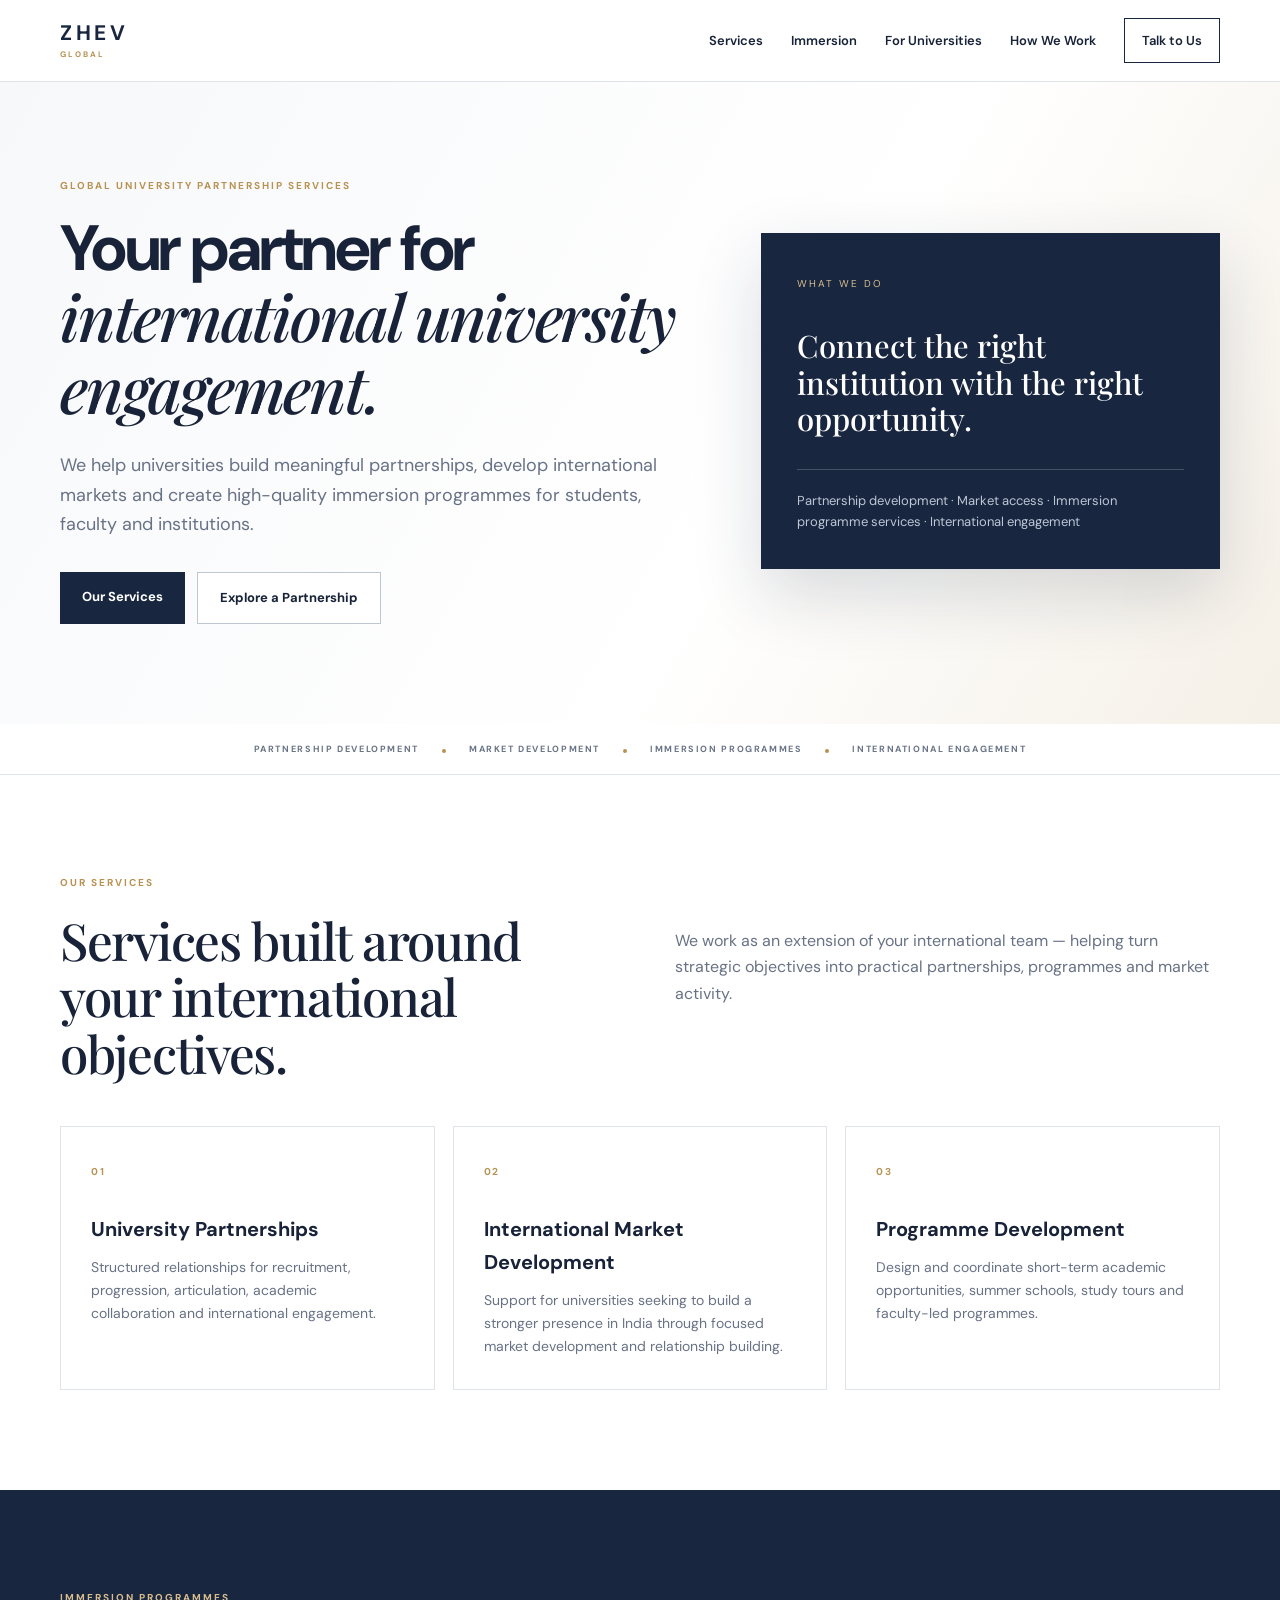
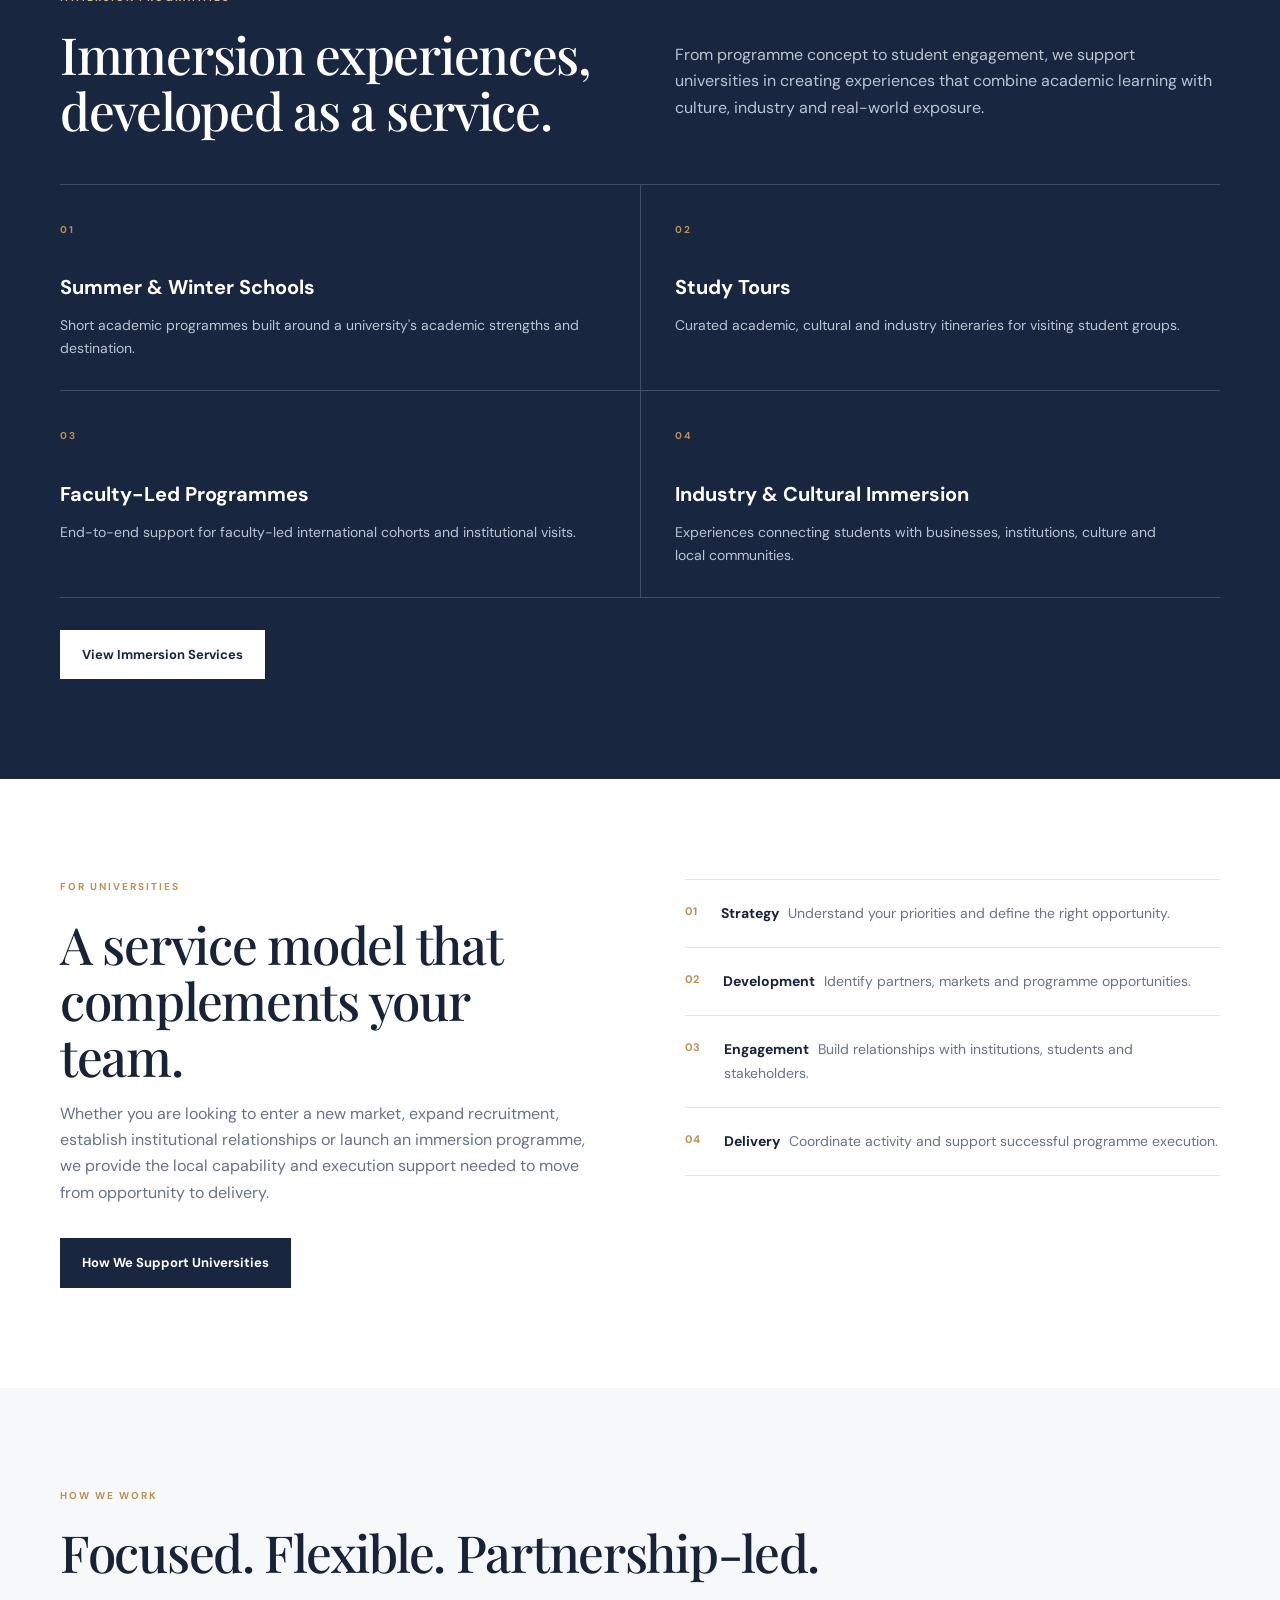
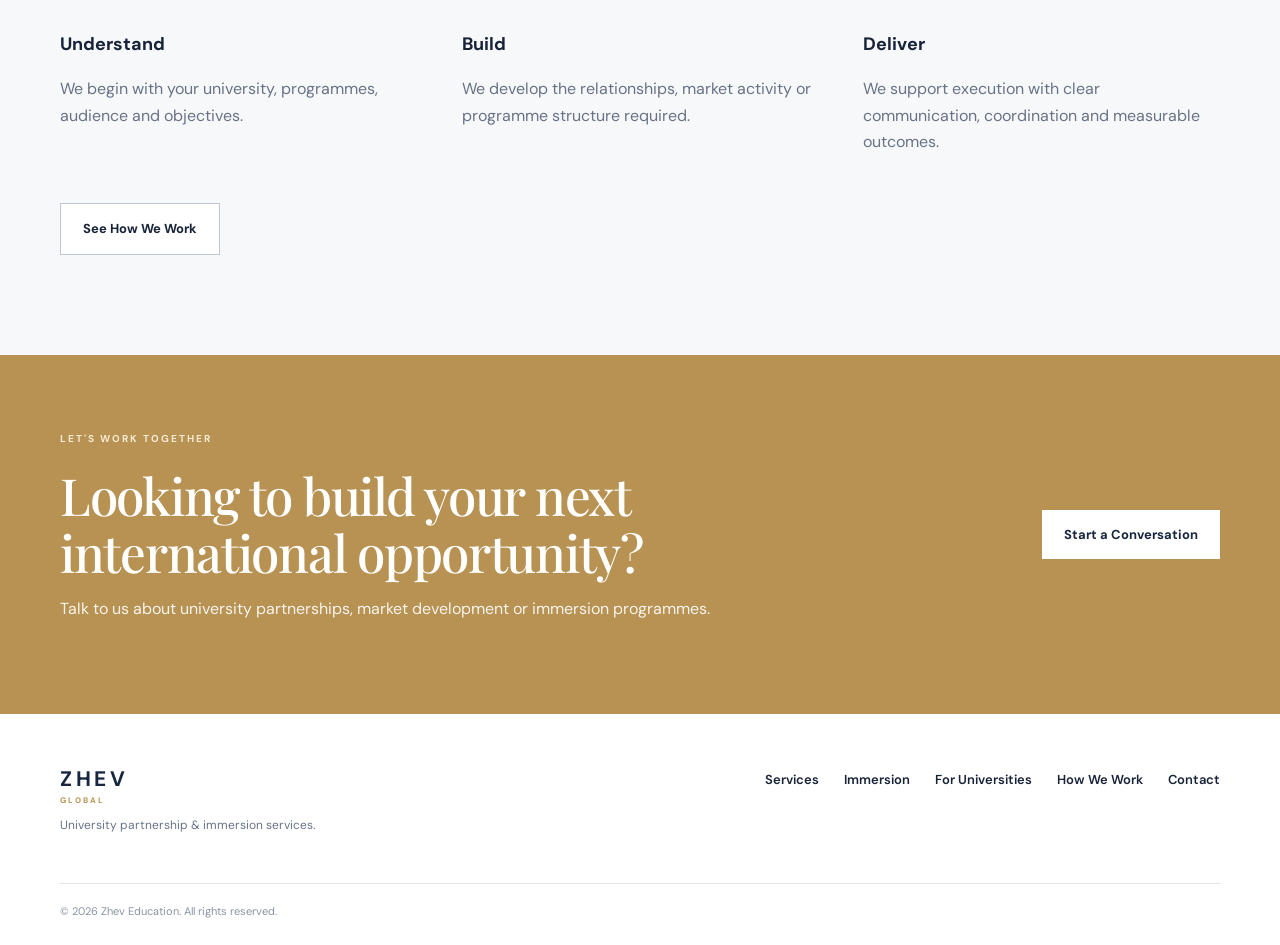
<file: index.html>
<!doctype html><html lang="en"><head><meta charset="utf-8"><meta name="viewport" content="width=device-width,initial-scale=1"><meta name="description" content="Zhev Global provides university partnership, international market development and immersion programme services."><link rel="stylesheet" href="style.css"><title>Zhev Global | University Partnership & Immersion Services</title></head><body><header><div class="wrap nav"><a class="logo" href="./"><b>ZHEV</b><span>GLOBAL</span></a><nav><a href="services">Services</a><a href="immersion">Immersion</a><a href="universities">For Universities</a><a href="process">How We Work</a><a class="contact" href="contact">Talk to Us</a></nav></div></header><main id="top"><section class="hero"><div class="wrap grid"><div><p class="eyebrow">GLOBAL UNIVERSITY PARTNERSHIP SERVICES</p><h1>Your partner for <em>international university engagement.</em></h1><p class="intro">We help universities build meaningful partnerships, develop international markets and create high-quality immersion programmes for students, faculty and institutions.</p><div class="buttons"><a class="btn primary" href="services">Our Services</a><a class="btn secondary" href="contact">Explore a Partnership</a></div></div><div class="statement"><span>WHAT WE DO</span><h2>Connect the right institution with the right opportunity.</h2><div class="line"></div><p>Partnership development · Market access · Immersion programme services · International engagement</p></div></div></section><section class="bar"><div class="wrap">PARTNERSHIP DEVELOPMENT <i></i> MARKET DEVELOPMENT <i></i> IMMERSION PROGRAMMES <i></i> INTERNATIONAL ENGAGEMENT</div></section><section class="section"><div class="wrap"><p class="eyebrow">OUR SERVICES</p><div class="heading"><h2>Services built around your international objectives.</h2><p>We work as an extension of your international team — helping turn strategic objectives into practical partnerships, programmes and market activity.</p></div><div class="cards"><article><small>01</small><h3>University Partnerships</h3><p>Structured relationships for recruitment, progression, articulation, academic collaboration and international engagement.</p></article><article><small>02</small><h3>International Market Development</h3><p>Support for universities seeking to build a stronger presence in India through focused market development and relationship building.</p></article><article><small>03</small><h3>Programme Development</h3><p>Design and coordinate short-term academic opportunities, summer schools, study tours and faculty-led programmes.</p></article></div></div></section><section class="section dark"><div class="wrap"><p class="eyebrow gold">IMMERSION PROGRAMMES</p><div class="heading"><h2>Immersion experiences, developed as a service.</h2><p>From programme concept to student engagement, we support universities in creating experiences that combine academic learning with culture, industry and real-world exposure.</p></div><div class="features"><div><small>01</small><h3>Summer & Winter Schools</h3><p>Short academic programmes built around a university's academic strengths and destination.</p></div><div><small>02</small><h3>Study Tours</h3><p>Curated academic, cultural and industry itineraries for visiting student groups.</p></div><div><small>03</small><h3>Faculty-Led Programmes</h3><p>End-to-end support for faculty-led international cohorts and institutional visits.</p></div><div><small>04</small><h3>Industry & Cultural Immersion</h3><p>Experiences connecting students with businesses, institutions, culture and local communities.</p></div></div><div class="buttons"><a class="btn white" href="immersion">View Immersion Services</a></div></div></section><section class="section"><div class="wrap split"><div><p class="eyebrow">FOR UNIVERSITIES</p><h2>A service model that complements your team.</h2><p>Whether you are looking to enter a new market, expand recruitment, establish institutional relationships or launch an immersion programme, we provide the local capability and execution support needed to move from opportunity to delivery.</p><div class="buttons"><a class="btn primary" href="universities">How We Support Universities</a></div></div><div class="points"><div><b>01</b><span><strong>Strategy</strong> Understand your priorities and define the right opportunity.</span></div><div><b>02</b><span><strong>Development</strong> Identify partners, markets and programme opportunities.</span></div><div><b>03</b><span><strong>Engagement</strong> Build relationships with institutions, students and stakeholders.</span></div><div><b>04</b><span><strong>Delivery</strong> Coordinate activity and support successful programme execution.</span></div></div></div></section><section class="section pale"><div class="wrap"><p class="eyebrow">HOW WE WORK</p><h2>Focused. Flexible. Partnership-led.</h2><div class="values"><div><h3>Understand</h3><p>We begin with your university, programmes, audience and objectives.</p></div><div><h3>Build</h3><p>We develop the relationships, market activity or programme structure required.</p></div><div><h3>Deliver</h3><p>We support execution with clear communication, coordination and measurable outcomes.</p></div></div><div class="buttons"><a class="btn secondary" href="process">See How We Work</a></div></div></section><section class="cta"><div class="wrap ctaflex"><div><p class="eyebrow light">LET'S WORK TOGETHER</p><h2>Looking to build your next international opportunity?</h2><p>Talk to us about university partnerships, market development or immersion programmes.</p></div><a class="btn white" href="contact">Start a Conversation</a></div></section></main><footer><div class="wrap foot"><div><a class="logo" href="./"><b>ZHEV</b><span>GLOBAL</span></a><p>University partnership & immersion services.</p></div><div class="links"><a href="services">Services</a><a href="immersion">Immersion</a><a href="universities">For Universities</a><a href="process">How We Work</a><a href="contact">Contact</a></div></div><div class="wrap copyright">© 2026 Zhev Education. All rights reserved.</div></footer></body></html>
</file>
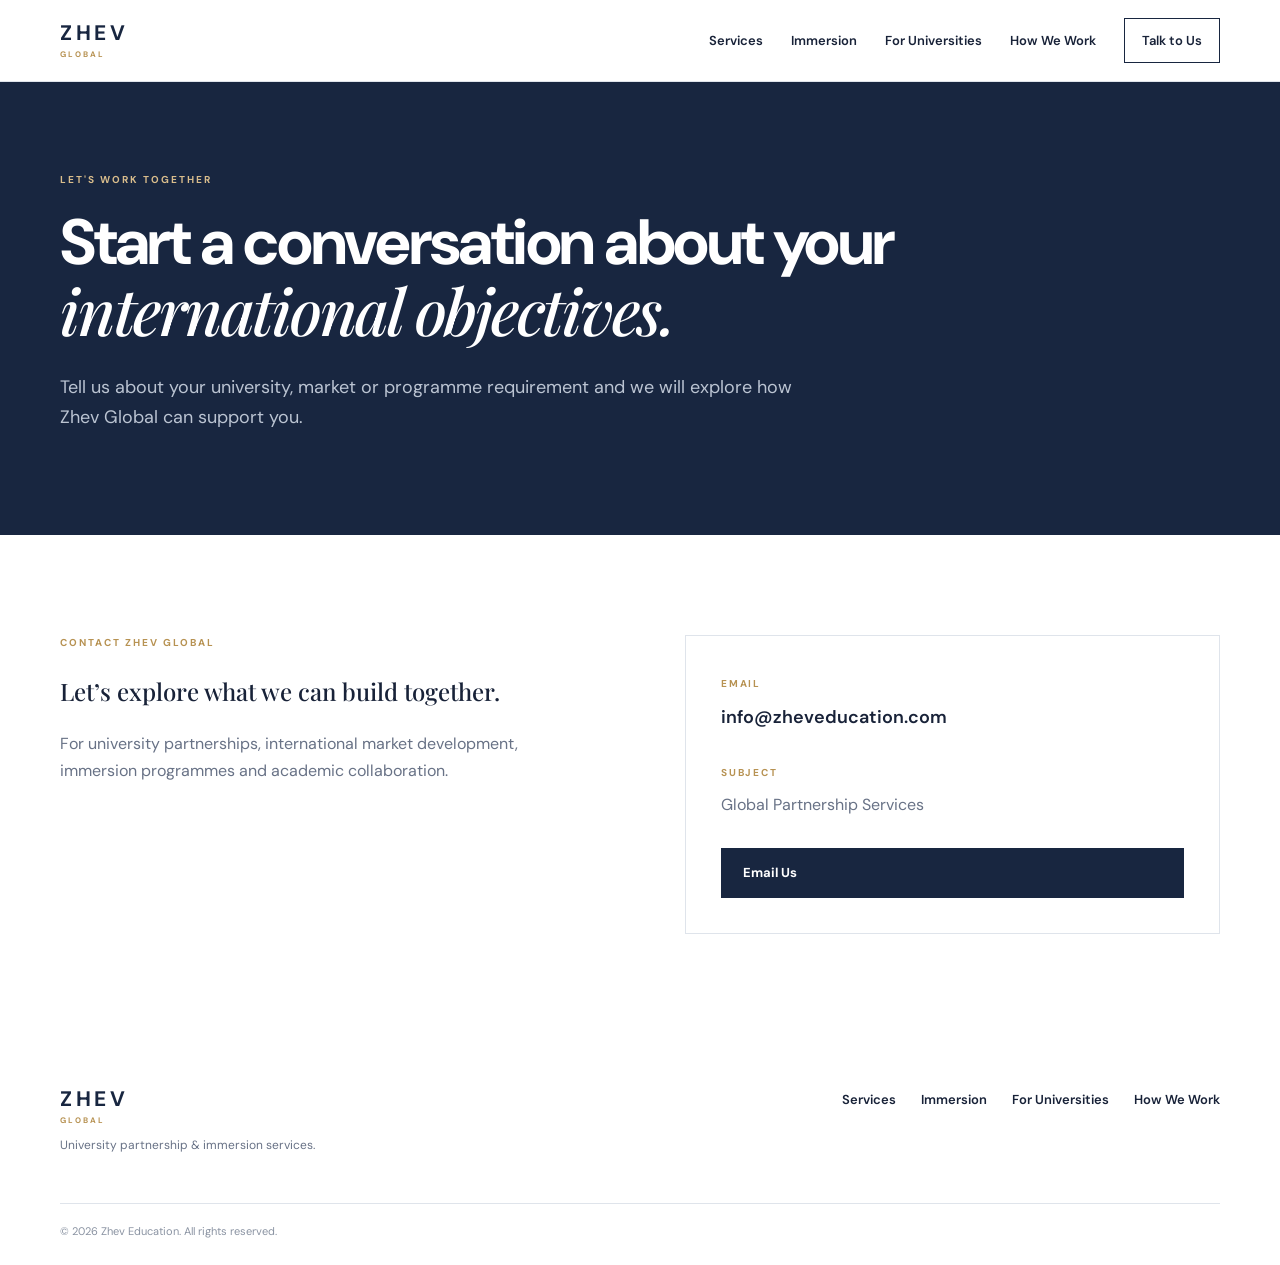
<file: contact/index.html>
<!doctype html><html lang="en"><head><meta charset="utf-8"><meta name="viewport" content="width=device-width,initial-scale=1"><link rel="stylesheet" href="../style.css"><title>Contact | Zhev Global</title></head><body><header><div class="wrap nav"><a class="logo" href="../"><b>ZHEV</b><span>GLOBAL</span></a><nav><a href="../services">Services</a><a href="../immersion">Immersion</a><a href="../universities">For Universities</a><a href="../process">How We Work</a><a class="contact" href="../contact">Talk to Us</a></nav></div></header><main><section class="pagehero darkhero"><div class="wrap"><p class="eyebrow gold">LET'S WORK TOGETHER</p><h1>Start a conversation about your <em>international objectives.</em></h1><p class="intro">Tell us about your university, market or programme requirement and we will explore how Zhev Global can support you.</p></div></section><section class="section"><div class="wrap contactgrid"><div><p class="eyebrow">CONTACT ZHEV GLOBAL</p><h2>Let’s explore what we can build together.</h2><p>For university partnerships, international market development, immersion programmes and academic collaboration.</p></div><div class="contactbox"><span>EMAIL</span><a href="mailto:info@zheveducation.com">info@zheveducation.com</a><span>SUBJECT</span><p>Global Partnership Services</p><a class="btn primary" href="mailto:info@zheveducation.com?subject=Global%20Partnership%20Services">Email Us</a></div></div></section></main><footer><div class="wrap foot"><div><a class="logo" href="../"><b>ZHEV</b><span>GLOBAL</span></a><p>University partnership & immersion services.</p></div><div class="links"><a href="../services">Services</a><a href="../immersion">Immersion</a><a href="../universities">For Universities</a><a href="../process">How We Work</a></div></div><div class="wrap copyright">© 2026 Zhev Education. All rights reserved.</div></footer></body></html>
</file>
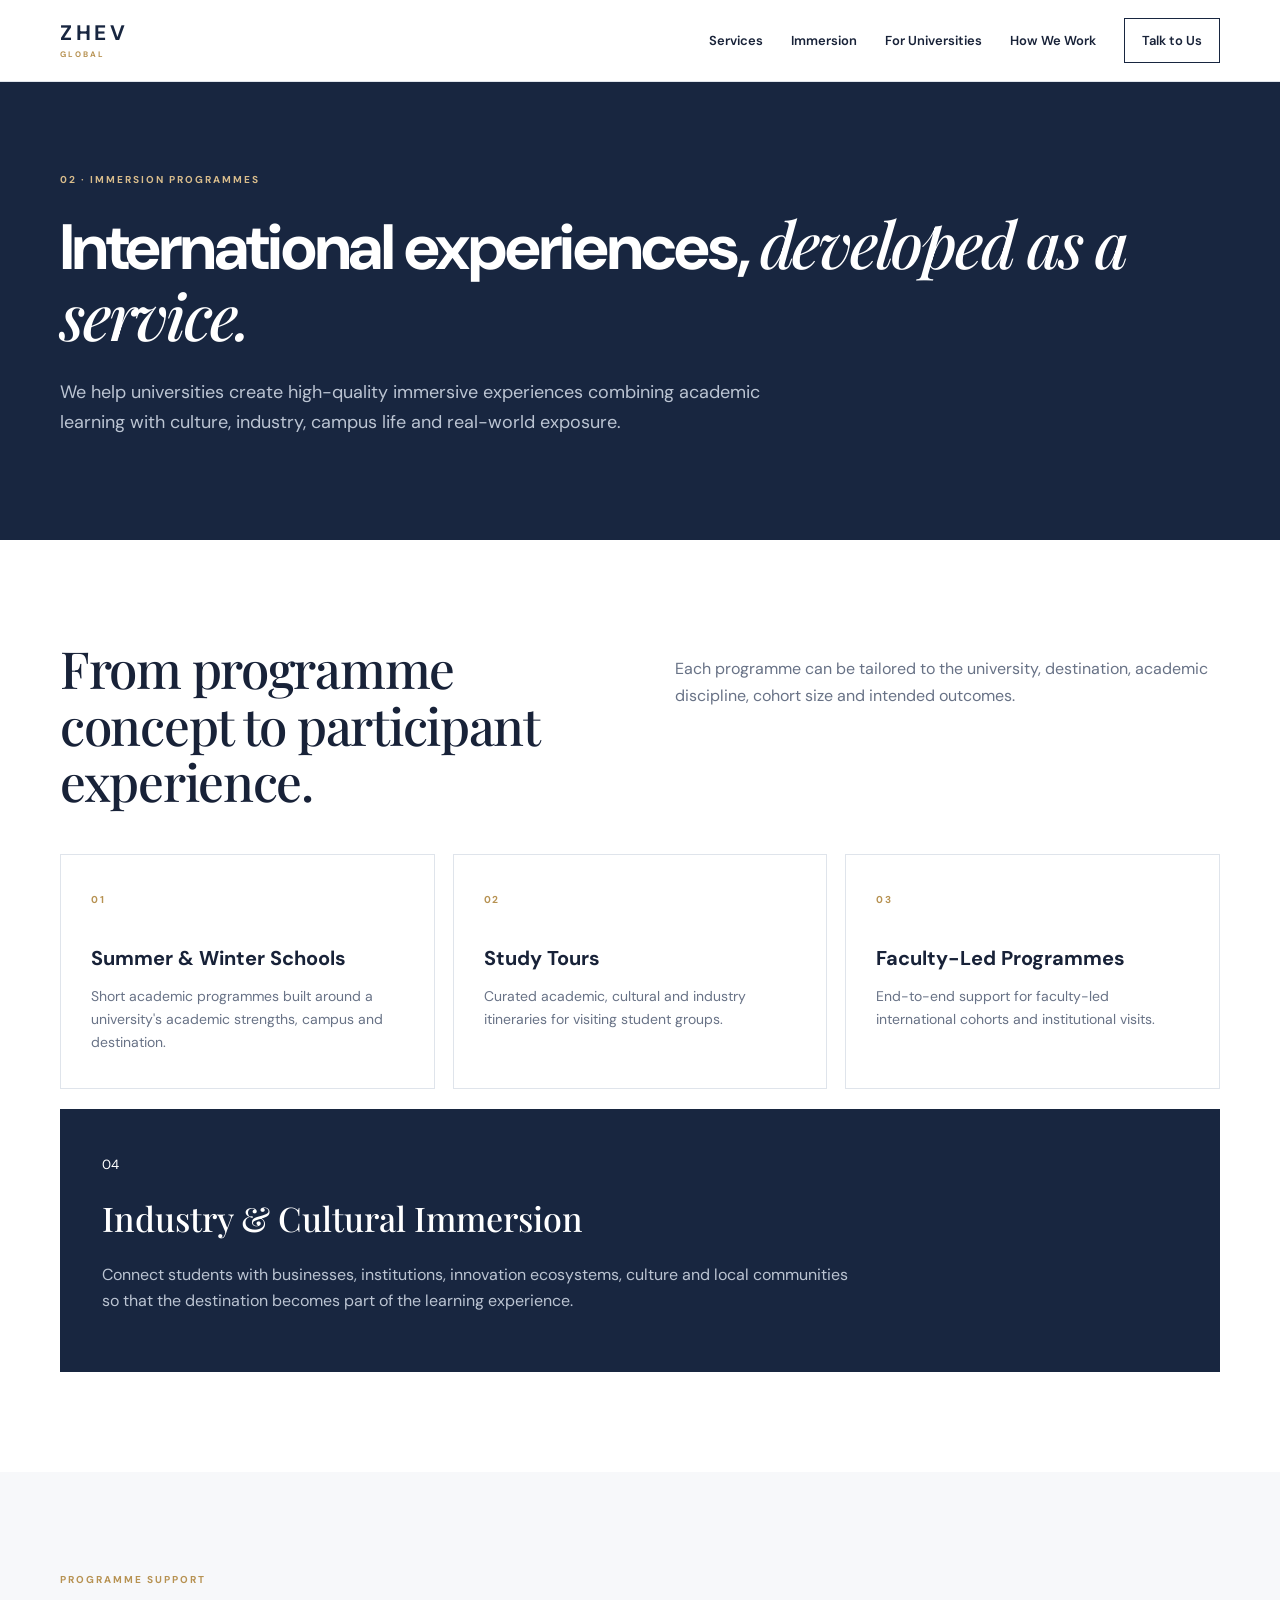
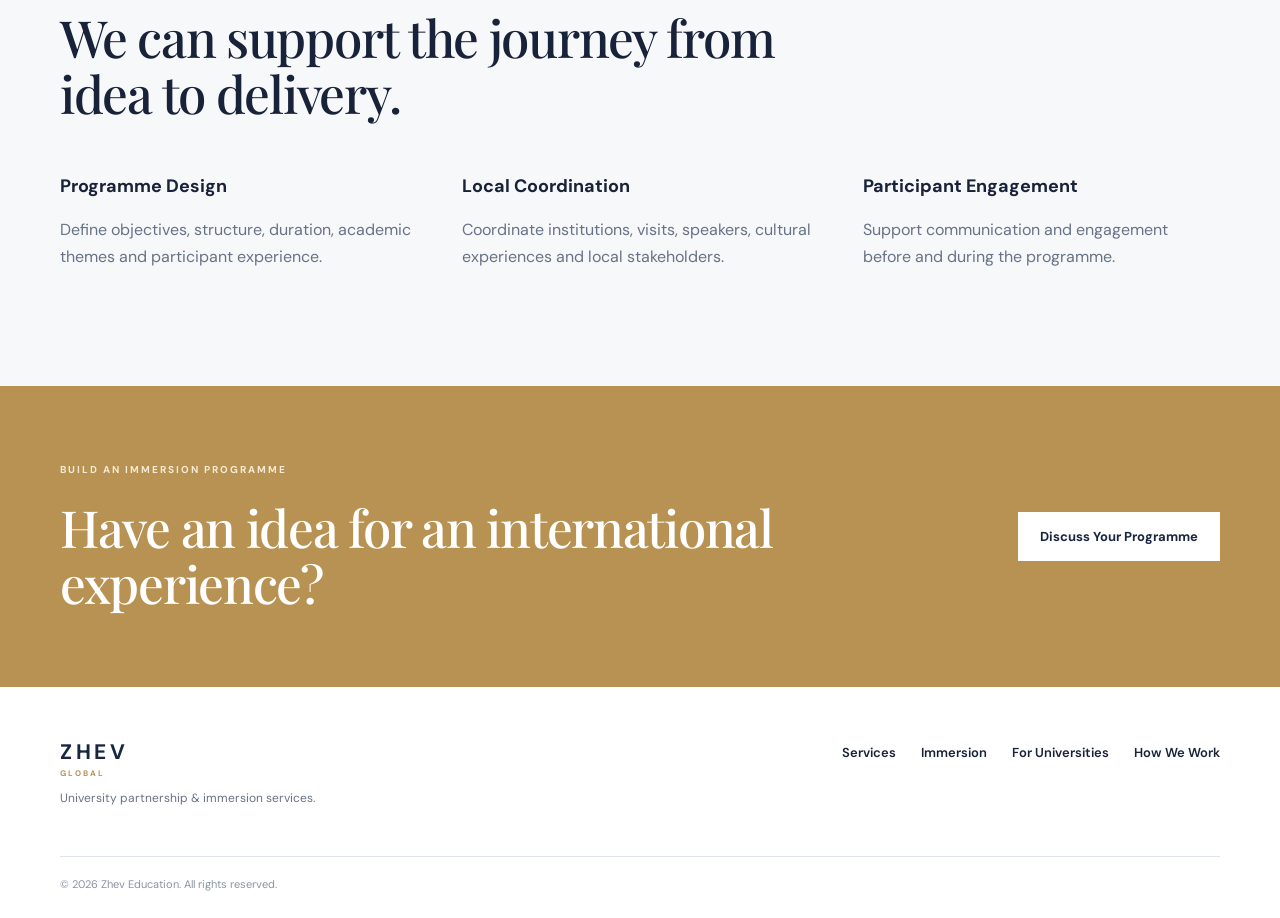
<file: immersion/index.html>
<!doctype html><html lang="en"><head><meta charset="utf-8"><meta name="viewport" content="width=device-width,initial-scale=1"><link rel="stylesheet" href="../style.css"><title>Immersion Programmes | Zhev Global</title></head><body><header><div class="wrap nav"><a class="logo" href="../"><b>ZHEV</b><span>GLOBAL</span></a><nav><a href="../services">Services</a><a href="../immersion">Immersion</a><a href="../universities">For Universities</a><a href="../process">How We Work</a><a class="contact" href="../contact">Talk to Us</a></nav></div></header><main><section class="pagehero darkhero"><div class="wrap"><p class="eyebrow gold">02 · IMMERSION PROGRAMMES</p><h1>International experiences, <em>developed as a service.</em></h1><p class="intro">We help universities create high-quality immersive experiences combining academic learning with culture, industry, campus life and real-world exposure.</p></div></section><section class="section"><div class="wrap"><div class="heading"><h2>From programme concept to participant experience.</h2><p>Each programme can be tailored to the university, destination, academic discipline, cohort size and intended outcomes.</p></div><div class="cards"><article><small>01</small><h3>Summer & Winter Schools</h3><p>Short academic programmes built around a university's academic strengths, campus and destination.</p></article><article><small>02</small><h3>Study Tours</h3><p>Curated academic, cultural and industry itineraries for visiting student groups.</p></article><article><small>03</small><h3>Faculty-Led Programmes</h3><p>End-to-end support for faculty-led international cohorts and institutional visits.</p></article></div><div class="wide-feature"><small>04</small><h2>Industry & Cultural Immersion</h2><p>Connect students with businesses, institutions, innovation ecosystems, culture and local communities so that the destination becomes part of the learning experience.</p></div></div></section><section class="section pale"><div class="wrap"><p class="eyebrow">PROGRAMME SUPPORT</p><h2>We can support the journey from idea to delivery.</h2><div class="values"><div><h3>Programme Design</h3><p>Define objectives, structure, duration, academic themes and participant experience.</p></div><div><h3>Local Coordination</h3><p>Coordinate institutions, visits, speakers, cultural experiences and local stakeholders.</p></div><div><h3>Participant Engagement</h3><p>Support communication and engagement before and during the programme.</p></div></div></div></section><section class="cta"><div class="wrap ctaflex"><div><p class="eyebrow light">BUILD AN IMMERSION PROGRAMME</p><h2>Have an idea for an international experience?</h2></div><a class="btn white" href="../contact">Discuss Your Programme</a></div></section></main><footer><div class="wrap foot"><div><a class="logo" href="../"><b>ZHEV</b><span>GLOBAL</span></a><p>University partnership & immersion services.</p></div><div class="links"><a href="../services">Services</a><a href="../immersion">Immersion</a><a href="../universities">For Universities</a><a href="../process">How We Work</a></div></div><div class="wrap copyright">© 2026 Zhev Education. All rights reserved.</div></footer></body></html>
</file>
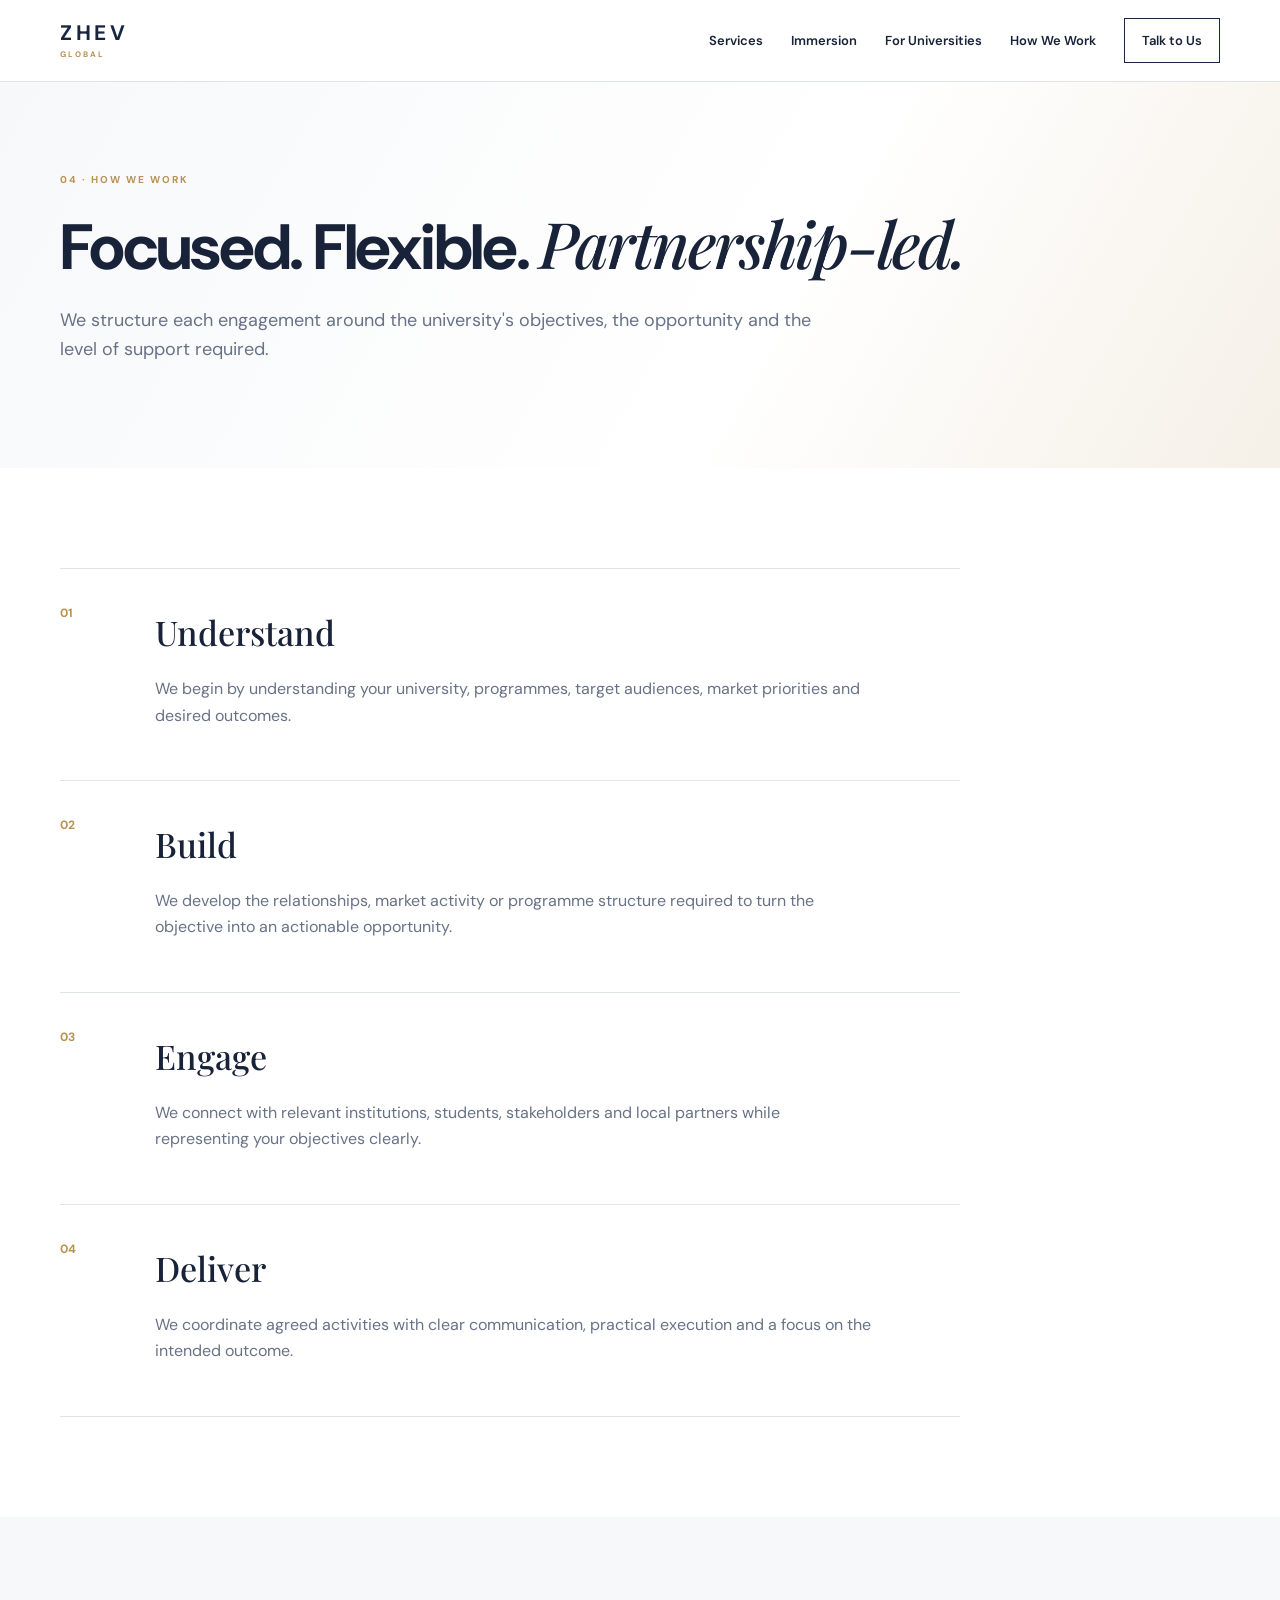
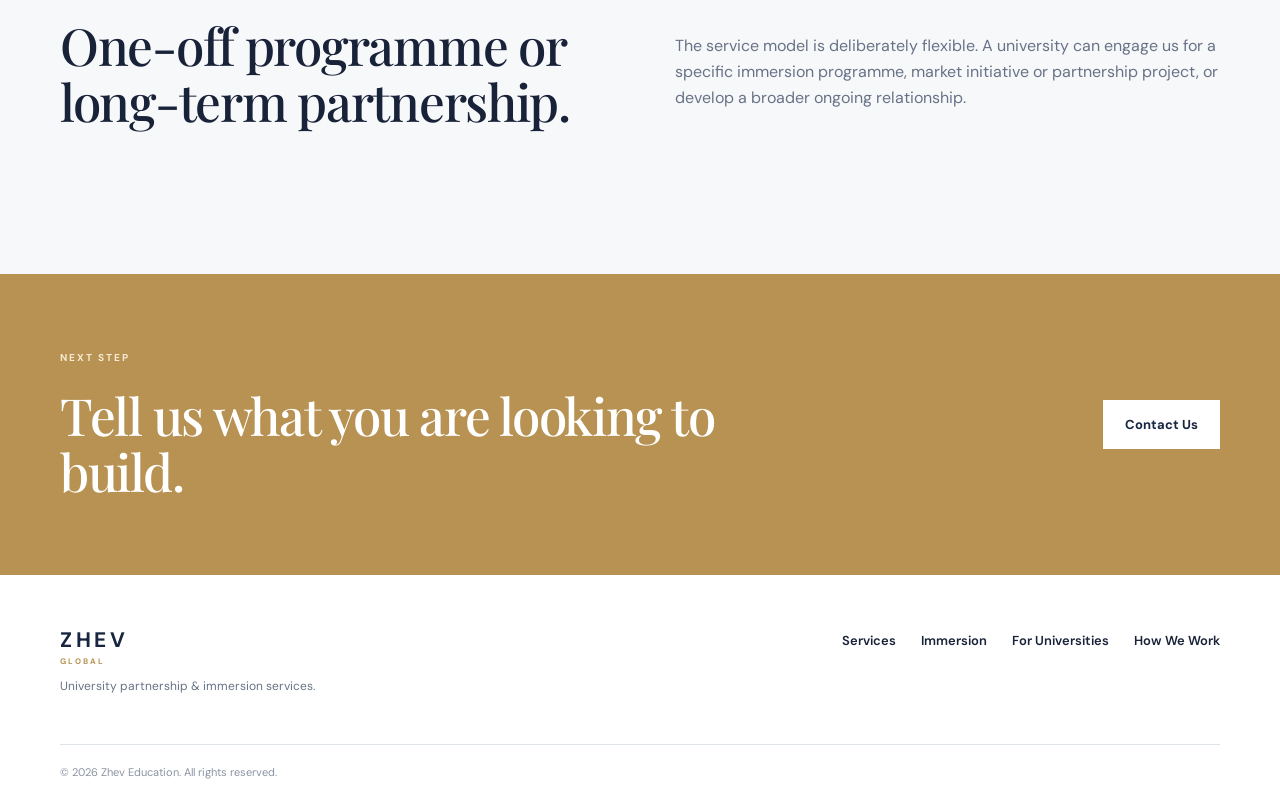
<file: process/index.html>
<!doctype html><html lang="en"><head><meta charset="utf-8"><meta name="viewport" content="width=device-width,initial-scale=1"><link rel="stylesheet" href="../style.css"><title>How We Work | Zhev Global</title></head><body><header><div class="wrap nav"><a class="logo" href="../"><b>ZHEV</b><span>GLOBAL</span></a><nav><a href="../services">Services</a><a href="../immersion">Immersion</a><a href="../universities">For Universities</a><a href="../process">How We Work</a><a class="contact" href="../contact">Talk to Us</a></nav></div></header><main><section class="pagehero"><div class="wrap"><p class="eyebrow">04 · HOW WE WORK</p><h1>Focused. Flexible. <em>Partnership-led.</em></h1><p class="intro">We structure each engagement around the university's objectives, the opportunity and the level of support required.</p></div></section><section class="section"><div class="wrap process-list"><article><span>01</span><div><h2>Understand</h2><p>We begin by understanding your university, programmes, target audiences, market priorities and desired outcomes.</p></div></article><article><span>02</span><div><h2>Build</h2><p>We develop the relationships, market activity or programme structure required to turn the objective into an actionable opportunity.</p></div></article><article><span>03</span><div><h2>Engage</h2><p>We connect with relevant institutions, students, stakeholders and local partners while representing your objectives clearly.</p></div></article><article><span>04</span><div><h2>Deliver</h2><p>We coordinate agreed activities with clear communication, practical execution and a focus on the intended outcome.</p></div></article></div></section><section class="section pale"><div class="wrap"><div class="heading"><h2>One-off programme or long-term partnership.</h2><p>The service model is deliberately flexible. A university can engage us for a specific immersion programme, market initiative or partnership project, or develop a broader ongoing relationship.</p></div></div></section><section class="cta"><div class="wrap ctaflex"><div><p class="eyebrow light">NEXT STEP</p><h2>Tell us what you are looking to build.</h2></div><a class="btn white" href="../contact">Contact Us</a></div></section></main><footer><div class="wrap foot"><div><a class="logo" href="../"><b>ZHEV</b><span>GLOBAL</span></a><p>University partnership & immersion services.</p></div><div class="links"><a href="../services">Services</a><a href="../immersion">Immersion</a><a href="../universities">For Universities</a><a href="../process">How We Work</a></div></div><div class="wrap copyright">© 2026 Zhev Education. All rights reserved.</div></footer></body></html>
</file>
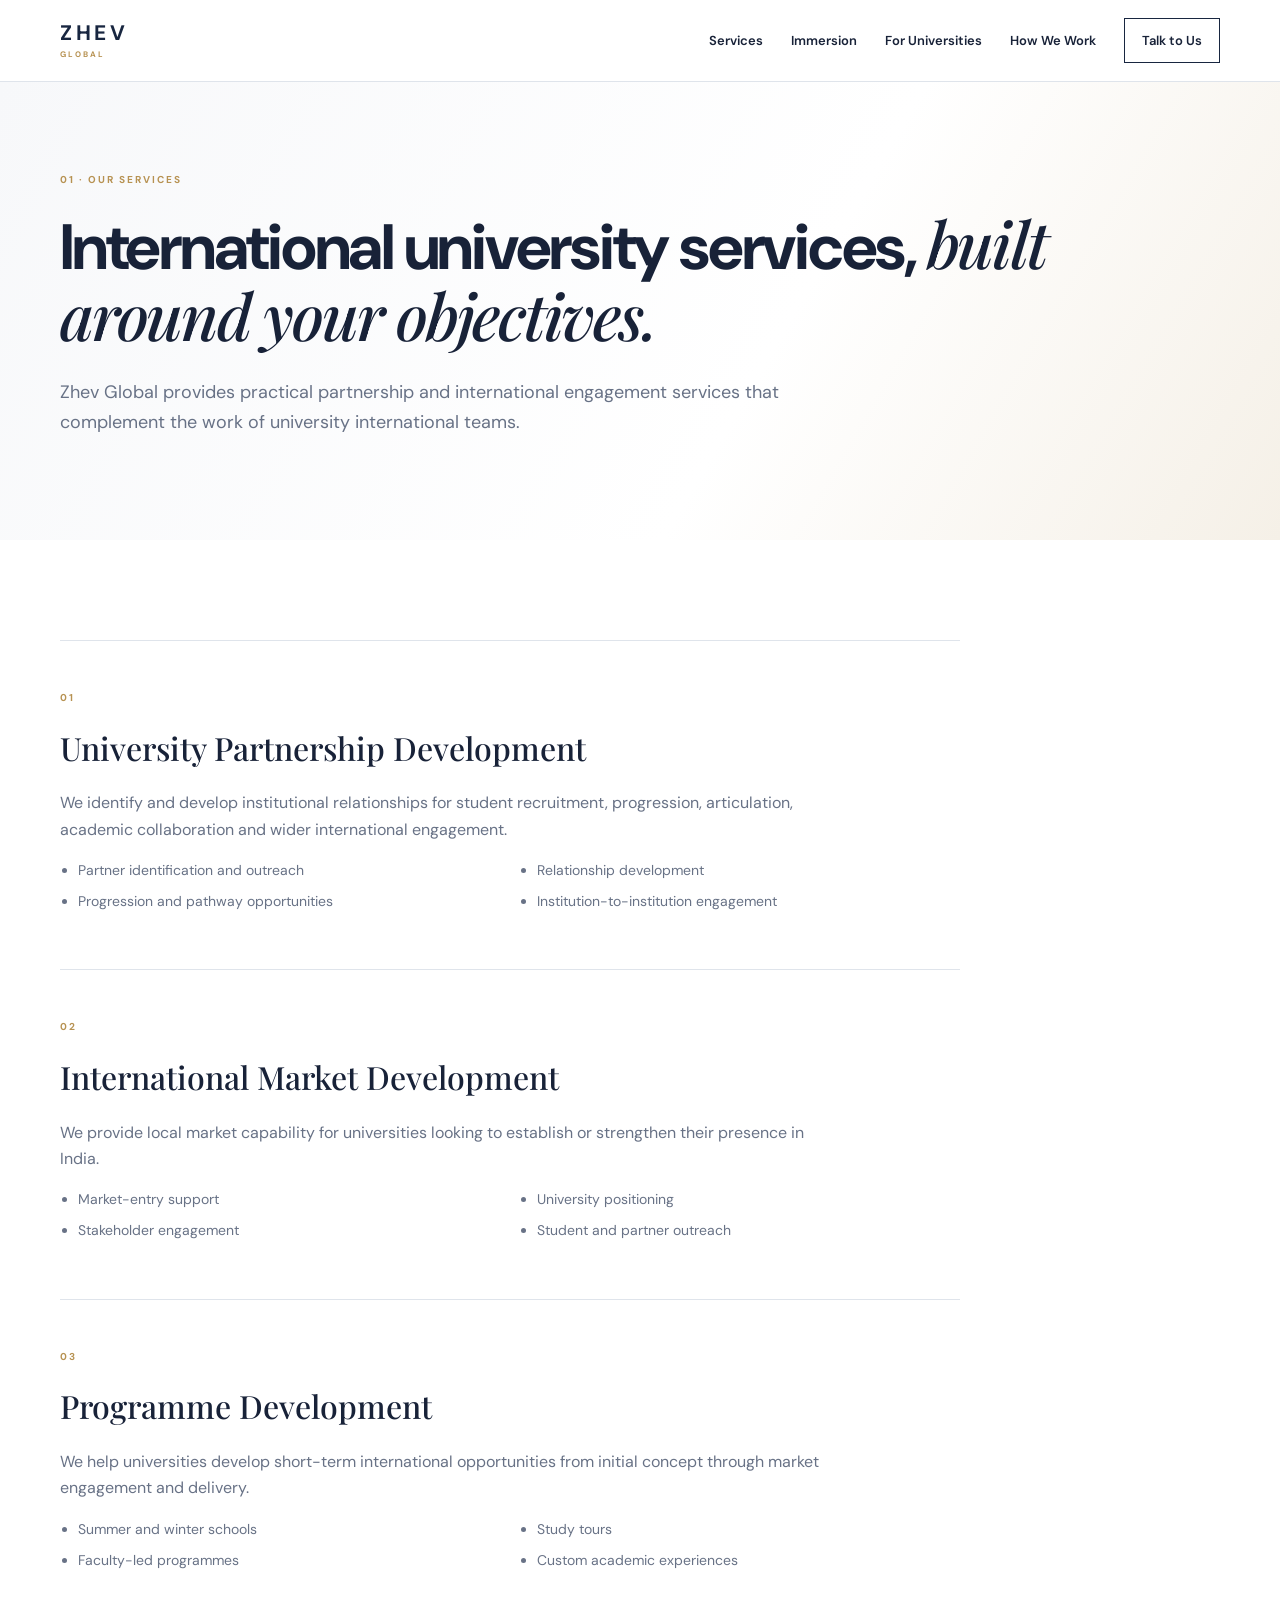
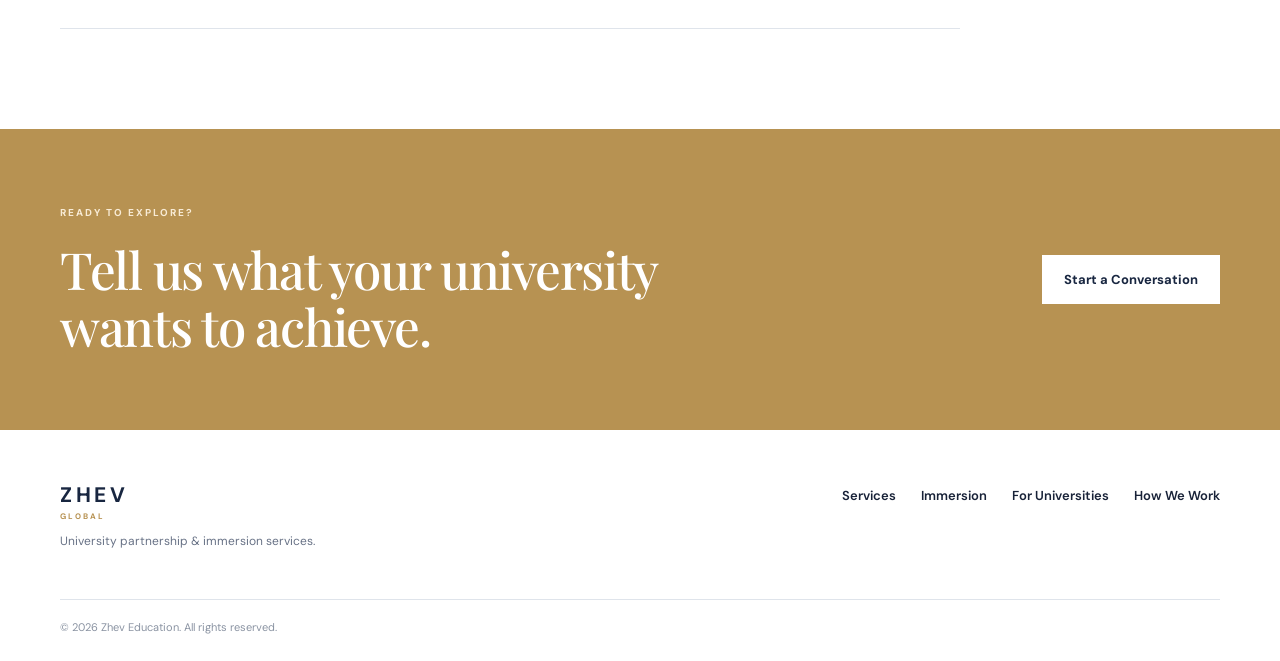
<file: services/index.html>
<!doctype html><html lang="en"><head><meta charset="utf-8"><meta name="viewport" content="width=device-width,initial-scale=1"><link rel="stylesheet" href="../style.css"><title>Services | Zhev Global</title></head><body><header><div class="wrap nav"><a class="logo" href="../"><b>ZHEV</b><span>GLOBAL</span></a><nav><a href="../services">Services</a><a href="../immersion">Immersion</a><a href="../universities">For Universities</a><a href="../process">How We Work</a><a class="contact" href="../contact">Talk to Us</a></nav></div></header><main><section class="pagehero"><div class="wrap"><p class="eyebrow">01 · OUR SERVICES</p><h1>International university services, <em>built around your objectives.</em></h1><p class="intro">Zhev Global provides practical partnership and international engagement services that complement the work of university international teams.</p></div></section><section class="section"><div class="wrap service-list"><article><small>01</small><h2>University Partnership Development</h2><p>We identify and develop institutional relationships for student recruitment, progression, articulation, academic collaboration and wider international engagement.</p><ul><li>Partner identification and outreach</li><li>Relationship development</li><li>Progression and pathway opportunities</li><li>Institution-to-institution engagement</li></ul></article><article><small>02</small><h2>International Market Development</h2><p>We provide local market capability for universities looking to establish or strengthen their presence in India.</p><ul><li>Market-entry support</li><li>University positioning</li><li>Stakeholder engagement</li><li>Student and partner outreach</li></ul></article><article><small>03</small><h2>Programme Development</h2><p>We help universities develop short-term international opportunities from initial concept through market engagement and delivery.</p><ul><li>Summer and winter schools</li><li>Study tours</li><li>Faculty-led programmes</li><li>Custom academic experiences</li></ul></article></div></section><section class="cta"><div class="wrap ctaflex"><div><p class="eyebrow light">READY TO EXPLORE?</p><h2>Tell us what your university wants to achieve.</h2></div><a class="btn white" href="../contact">Start a Conversation</a></div></section></main><footer><div class="wrap foot"><div><a class="logo" href="../"><b>ZHEV</b><span>GLOBAL</span></a><p>University partnership & immersion services.</p></div><div class="links"><a href="../services">Services</a><a href="../immersion">Immersion</a><a href="../universities">For Universities</a><a href="../process">How We Work</a></div></div><div class="wrap copyright">© 2026 Zhev Education. All rights reserved.</div></footer></body></html>
</file>
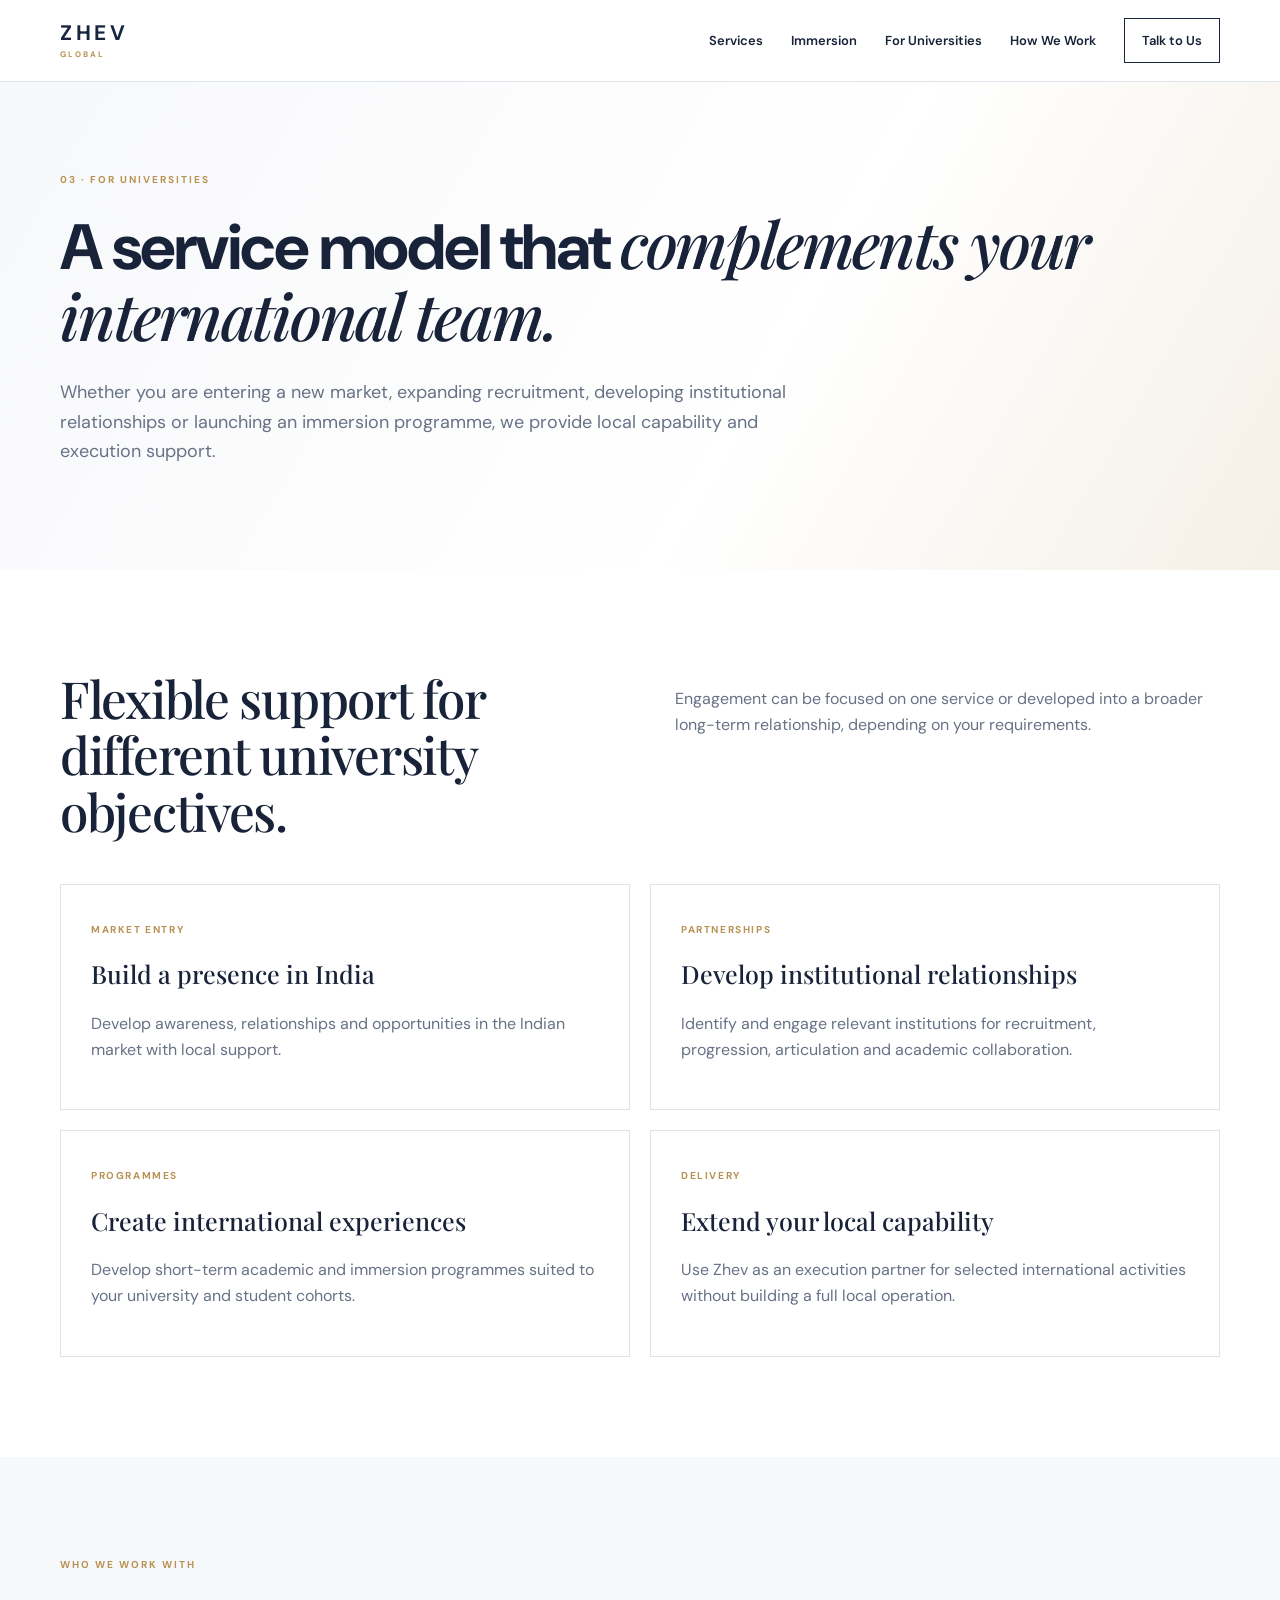
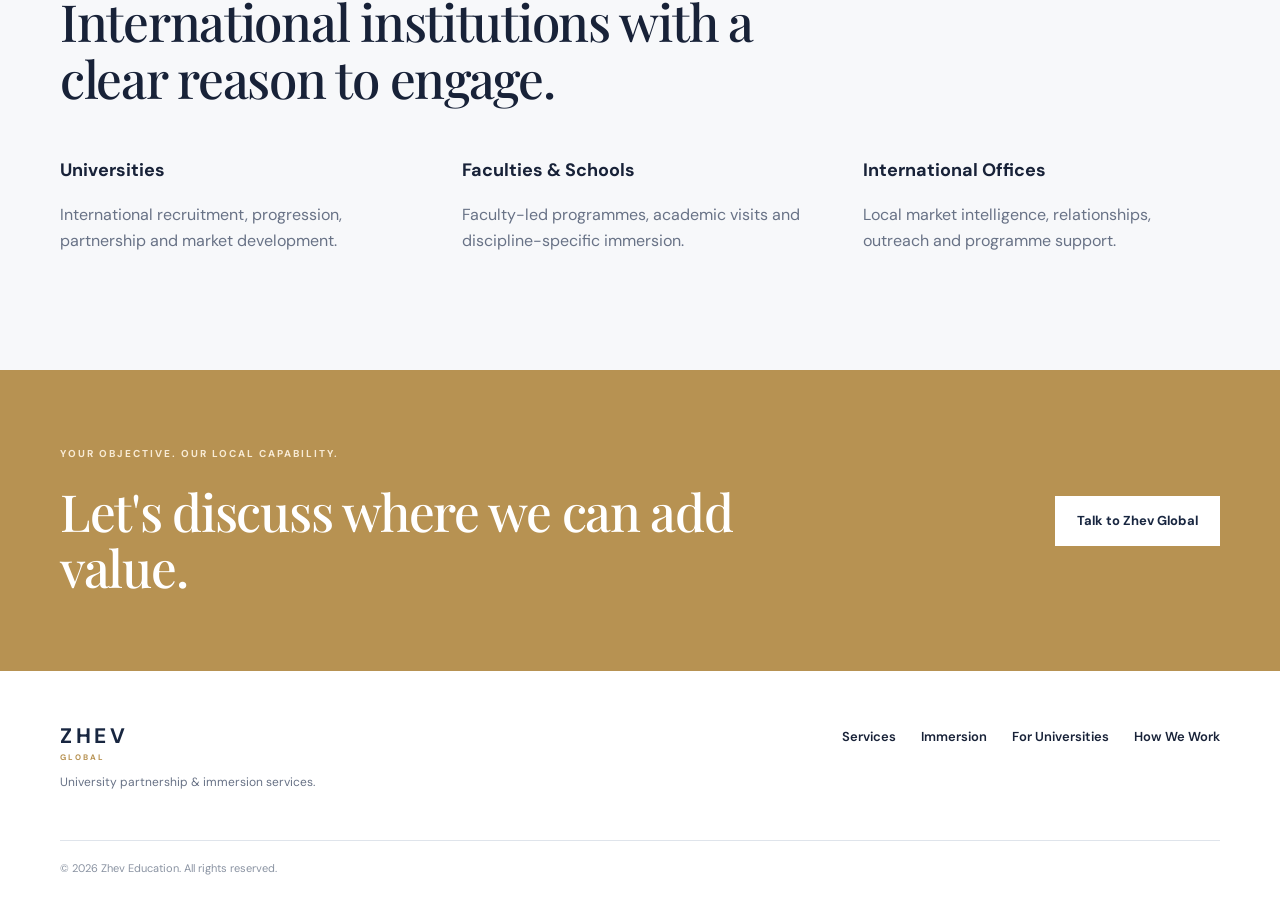
<file: universities/index.html>
<!doctype html><html lang="en"><head><meta charset="utf-8"><meta name="viewport" content="width=device-width,initial-scale=1"><link rel="stylesheet" href="../style.css"><title>For Universities | Zhev Global</title></head><body><header><div class="wrap nav"><a class="logo" href="../"><b>ZHEV</b><span>GLOBAL</span></a><nav><a href="../services">Services</a><a href="../immersion">Immersion</a><a href="../universities">For Universities</a><a href="../process">How We Work</a><a class="contact" href="../contact">Talk to Us</a></nav></div></header><main><section class="pagehero"><div class="wrap"><p class="eyebrow">03 · FOR UNIVERSITIES</p><h1>A service model that <em>complements your international team.</em></h1><p class="intro">Whether you are entering a new market, expanding recruitment, developing institutional relationships or launching an immersion programme, we provide local capability and execution support.</p></div></section><section class="section"><div class="wrap"><div class="heading"><h2>Flexible support for different university objectives.</h2><p>Engagement can be focused on one service or developed into a broader long-term relationship, depending on your requirements.</p></div><div class="service-list compact"><article><small>MARKET ENTRY</small><h2>Build a presence in India</h2><p>Develop awareness, relationships and opportunities in the Indian market with local support.</p></article><article><small>PARTNERSHIPS</small><h2>Develop institutional relationships</h2><p>Identify and engage relevant institutions for recruitment, progression, articulation and academic collaboration.</p></article><article><small>PROGRAMMES</small><h2>Create international experiences</h2><p>Develop short-term academic and immersion programmes suited to your university and student cohorts.</p></article><article><small>DELIVERY</small><h2>Extend your local capability</h2><p>Use Zhev as an execution partner for selected international activities without building a full local operation.</p></article></div></div></section><section class="section pale"><div class="wrap"><p class="eyebrow">WHO WE WORK WITH</p><h2>International institutions with a clear reason to engage.</h2><div class="values"><div><h3>Universities</h3><p>International recruitment, progression, partnership and market development.</p></div><div><h3>Faculties & Schools</h3><p>Faculty-led programmes, academic visits and discipline-specific immersion.</p></div><div><h3>International Offices</h3><p>Local market intelligence, relationships, outreach and programme support.</p></div></div></div></section><section class="cta"><div class="wrap ctaflex"><div><p class="eyebrow light">YOUR OBJECTIVE. OUR LOCAL CAPABILITY.</p><h2>Let's discuss where we can add value.</h2></div><a class="btn white" href="../contact">Talk to Zhev Global</a></div></section></main><footer><div class="wrap foot"><div><a class="logo" href="../"><b>ZHEV</b><span>GLOBAL</span></a><p>University partnership & immersion services.</p></div><div class="links"><a href="../services">Services</a><a href="../immersion">Immersion</a><a href="../universities">For Universities</a><a href="../process">How We Work</a></div></div><div class="wrap copyright">© 2026 Zhev Education. All rights reserved.</div></footer></body></html>
</file>
<file: style.css>
@import url('https://fonts.googleapis.com/css2?family=DM+Sans:wght@400;500;600;700&family=Playfair+Display:ital,wght@0,500;0,600;1,500;1,600&display=swap');:root{--ink:#182238;--muted:#687286;--paper:#f7f8fa;--line:#dfe4eb;--navy:#182640;--gold:#b79252;--white:#fff}*{box-sizing:border-box}html{scroll-behavior:smooth}body{margin:0;color:var(--ink);font-family:'DM Sans',Arial,sans-serif;line-height:1.65}a{transition:.2s}.wrap{width:min(1160px,calc(100% - 48px));margin:auto}header{height:82px;border-bottom:1px solid var(--line);background:#fff;position:sticky;top:0;z-index:10}.nav{height:100%;display:flex;justify-content:space-between;align-items:center}.logo{display:flex;flex-direction:column;text-decoration:none;color:var(--navy);line-height:1}.logo b{font-size:21px;letter-spacing:.17em}.logo span{font-size:8px;letter-spacing:.25em;color:var(--gold);font-weight:700;margin-top:6px}nav{display:flex;align-items:center;gap:28px}nav a,.links a{font-size:13px;text-decoration:none;color:var(--ink);font-weight:600}.contact{border:1px solid var(--navy);padding:11px 17px}.hero{padding:96px 0 100px;background:linear-gradient(120deg,#f7f8fa,#fff 60%,#f5f0e7)}.grid{display:grid;grid-template-columns:1.15fr .85fr;gap:80px;align-items:center}.eyebrow{font-size:10px;letter-spacing:.2em;font-weight:700;color:var(--gold);margin:0 0 20px}.hero h1,.pagehero h1{font-size:clamp(44px,5vw,70px);line-height:1.05;letter-spacing:-.035em;margin:0 0 25px}.hero em,.pagehero em,h2{font-family:'Playfair Display',Georgia,serif;font-weight:500}.intro{font-size:18px;color:var(--muted);max-width:690px}.buttons{display:flex;gap:12px;flex-wrap:wrap;margin-top:32px}.btn{display:inline-block;text-decoration:none;padding:14px 22px;font-size:13px;font-weight:700}.primary{background:var(--navy);color:#fff}.secondary{border:1px solid #bec6d2;color:var(--ink);background:#fff}.statement{background:var(--navy);color:#fff;padding:36px;box-shadow:0 25px 65px rgba(24,38,64,.16)}.statement>span{font-size:10px;letter-spacing:.2em;color:#d7bd8e}.statement h2{font-size:31px;line-height:1.18;margin:32px 0}.statement .line{height:1px;background:rgba(255,255,255,.2)}.statement p{color:#bdc6d4;font-size:13px;margin:20px 0 0}.bar{border-bottom:1px solid var(--line);padding:18px 0;color:#697486;font-size:9px;font-weight:700;letter-spacing:.18em}.bar .wrap{display:flex;justify-content:center;gap:23px;flex-wrap:wrap}.bar i{width:4px;height:4px;background:var(--gold);border-radius:50%;margin-top:7px}.section{padding:100px 0}.heading{display:grid;grid-template-columns:1fr 1fr;gap:70px;margin-bottom:45px}.heading h2,.split h2,.section> .wrap>h2,.cta h2{font-size:clamp(35px,4vw,52px);line-height:1.1;letter-spacing:-.025em;margin:0}.heading p,.split>div>p:not(.eyebrow),.values p{color:var(--muted);font-size:16px}.cards{display:grid;grid-template-columns:repeat(3,1fr);gap:18px}.cards article{border:1px solid var(--line);padding:30px;min-height:235px}.cards small,.features small,.service-list small{color:var(--gold);font-size:10px;letter-spacing:.16em;font-weight:700}.cards h3,.features h3{font-size:20px;margin:30px 0 10px}.cards p,.features p{font-size:14px;color:var(--muted);margin:0}.dark{background:var(--navy);color:#fff}.gold{color:#d9bd8c}.dark .heading p,.features p{color:#bbc4d2}.features{display:grid;grid-template-columns:1fr 1fr;border-top:1px solid rgba(255,255,255,.18)}.features>div{padding:30px 34px 30px 0;border-bottom:1px solid rgba(255,255,255,.18)}.features>div:nth-child(even){padding-left:34px;border-left:1px solid rgba(255,255,255,.18)}.split{display:grid;grid-template-columns:1fr 1fr;gap:90px}.points{border-top:1px solid var(--line)}.points div{display:flex;gap:24px;padding:22px 0;border-bottom:1px solid var(--line);font-size:14px;color:var(--muted)}.points b{color:var(--gold);font-size:11px}.points strong{color:var(--ink);margin-right:5px}.pale{background:var(--paper)}.pale> .wrap>h2{max-width:760px;margin-bottom:50px}.values{display:grid;grid-template-columns:repeat(3,1fr);gap:45px}.values h3{font-size:18px;margin:0 0 8px}.cta{padding:76px 0;background:var(--gold);color:#fff}.ctaflex{display:flex;align-items:center;justify-content:space-between;gap:50px}.light{color:#f8ebd5}.cta h2{max-width:720px}.cta p:not(.eyebrow){opacity:.9}.white{background:#fff;color:var(--navy)}footer{background:#fff}.foot{display:flex;justify-content:space-between;gap:40px;padding:55px 0 35px}.foot p{color:var(--muted);font-size:12px}.links{display:flex;gap:25px;align-items:flex-start}.copyright{border-top:1px solid var(--line);padding:18px 0 25px;color:#8a93a2;font-size:11px}.pagehero{padding:90px 0 85px;background:linear-gradient(120deg,#f7f8fa,#fff 60%,#f5f0e7)}.pagehero .intro{max-width:760px}.darkhero{background:var(--navy);color:#fff}.darkhero .intro{color:#bbc4d2}.service-list{display:grid;gap:0}.service-list article{padding:42px 0;border-top:1px solid var(--line);max-width:900px}.service-list article:last-child{border-bottom:1px solid var(--line)}.service-list h2{font-size:32px;margin:12px 0}.service-list p{color:var(--muted);font-size:16px;max-width:760px}.service-list ul{display:grid;grid-template-columns:1fr 1fr;gap:8px 35px;padding-left:18px;color:var(--muted);font-size:14px}.service-list.compact{grid-template-columns:1fr 1fr;gap:20px}.service-list.compact article{border:1px solid var(--line);padding:30px;max-width:none}.service-list.compact article:last-child{border-bottom:1px solid var(--line)}.service-list.compact h2{font-size:25px}.wide-feature{margin-top:20px;padding:42px;background:var(--navy);color:#fff}.wide-feature h2{font-size:34px;margin:12px 0}.wide-feature p{color:#bbc4d2;max-width:760px}.process-list article{display:grid;grid-template-columns:70px 1fr;gap:25px;padding:35px 0;border-top:1px solid var(--line);max-width:900px}.process-list article:last-child{border-bottom:1px solid var(--line)}.process-list span{color:var(--gold);font-size:12px;font-weight:700}.process-list h2{font-size:34px;margin:0 0 8px}.process-list p{color:var(--muted);max-width:720px}.contactgrid{display:grid;grid-template-columns:1fr 1fr;gap:90px;align-items:start}.contactgrid>div>p:not(.eyebrow){color:var(--muted);font-size:16px}.contactbox{border:1px solid var(--line);padding:35px;display:flex;flex-direction:column;gap:10px}.contactbox span{font-size:10px;letter-spacing:.18em;color:var(--gold);font-weight:700;margin-top:5px}.contactbox a:not(.btn){color:var(--ink);font-size:18px;font-weight:600;text-decoration:none;margin-bottom:18px}.contactbox p{color:var(--muted);margin:0 0 20px}@media(max-width:800px){nav a:not(.contact){display:none}.hero,.pagehero{padding:65px 0}.grid,.heading,.split,.contactgrid{grid-template-columns:1fr;gap:35px}.hero h1,.pagehero h1{font-size:45px}.cards,.values,.service-list.compact{grid-template-columns:1fr}.features{grid-template-columns:1fr}.features>div:nth-child(even){padding-left:0;border-left:0}.service-list ul{grid-template-columns:1fr}.section{padding:70px 0}.ctaflex,.foot{flex-direction:column;align-items:flex-start}.links{flex-wrap:wrap}.wrap{width:min(100% - 32px,1160px)}}
</file>
